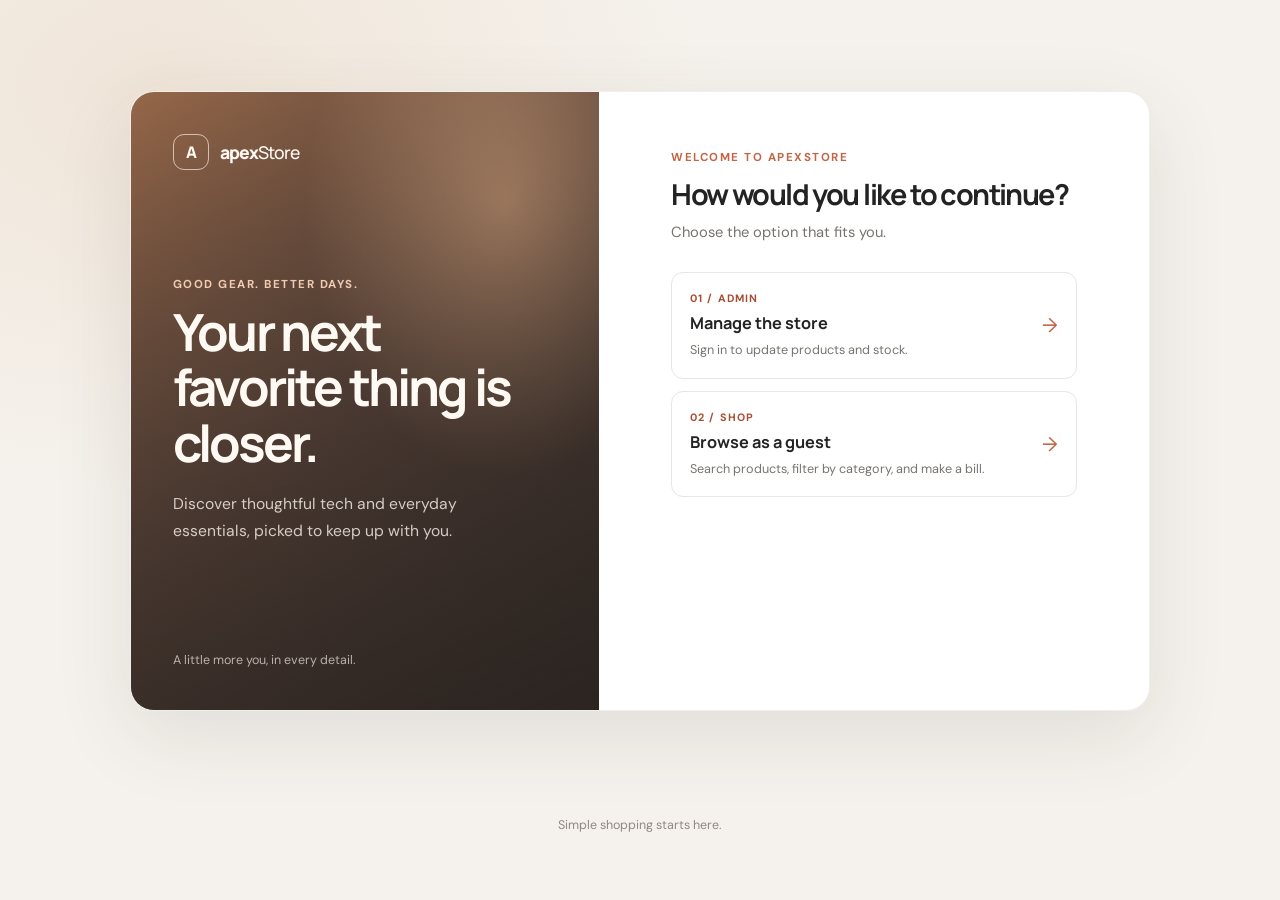
<file: index.html>
<!doctype html>
<html lang="en">
  <head>
    <meta charset="UTF-8" />
    <meta name="viewport" content="width=device-width, initial-scale=1.0" />
    <meta name="description" content="Welcome to apexStore." />
    <title>Welcome | apexStore</title>
    <link rel="stylesheet" href="stylish/styles.css" />
  </head>
  <body>
    <main class="page-shell">
      <section class="welcome-card" aria-labelledby="welcome-title">
        <div class="brand-panel">
          <a class="brand" href="index.html" aria-label="apexStore home">
            <span class="brand-mark" aria-hidden="true">A</span>
            <span>apex<span class="brand-light">Store</span></span>
          </a>

          <div class="brand-message">
            <p class="eyebrow">Good gear. Better days.</p>
            <h1 id="welcome-title">Your next favorite thing is closer.</h1>
            <p class="brand-description">
              Discover thoughtful tech and everyday essentials, picked to keep up with you.
            </p>
          </div>

          <p class="brand-footnote">A little more you, in every detail.</p>
        </div>

        <div class="access-panel">
          <div class="access-heading">
            <p class="eyebrow">Welcome to apexStore</p>
            <h2>How would you like to continue?</h2>
            <p>Choose the option that fits you.</p>
          </div>

          <div class="entry-options">
            <a class="entry-card" href="admin.html">
              <span class="entry-number">01 / ADMIN</span>
              <strong>Manage the store</strong>
              <span>Sign in to update products and stock.</span>
              <span class="entry-arrow" aria-hidden="true">→</span>
            </a>
            <a class="entry-card guest-entry" href="guest.html">
              <span class="entry-number">02 / SHOP</span>
              <strong>Browse as a guest</strong>
              <span>Search products, filter by category, and make a bill.</span>
              <span class="entry-arrow" aria-hidden="true">→</span>
            </a>
          </div>
        </div>
      </section>
      <p class="page-note">Simple shopping starts here.</p>
    </main>
  </body>
</html>
</file>
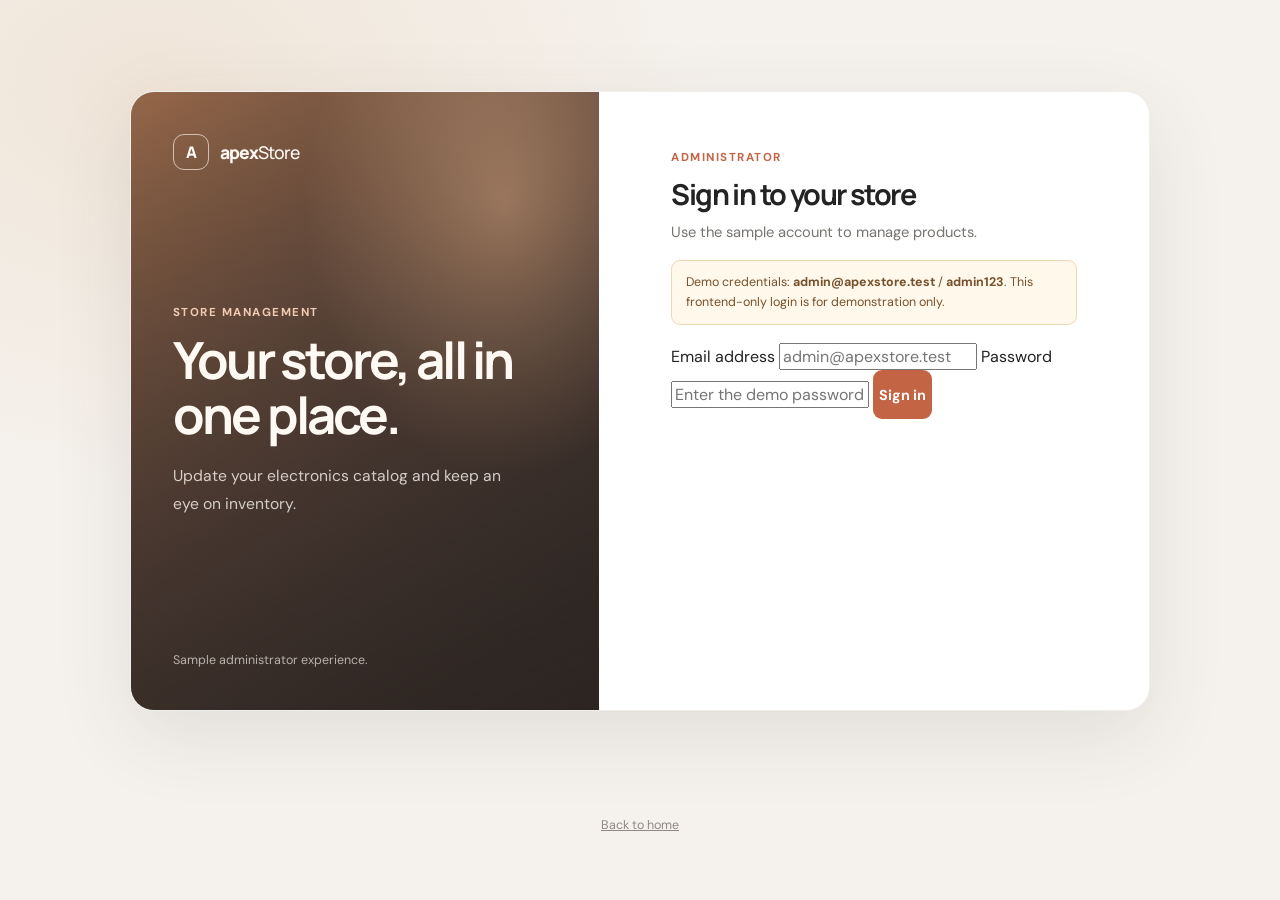
<file: admin.html>
<!doctype html>
<html lang="en">
  <head>
    <meta charset="UTF-8" />
    <meta name="viewport" content="width=device-width, initial-scale=1.0" />
    <meta name="description" content="Manage apexStore products." />
    <title>Administrator | apexStore</title>
    <link rel="stylesheet" href="stylish/styles.css" />
    <script type="module" src="javascripts/admin.js"></script>
  </head>
  <body>
    <main class="page-shell">
      <section class="welcome-card" aria-labelledby="welcome-title">
        <div class="brand-panel">
          <a class="brand" href="index.html" aria-label="apexStore home">
            <span class="brand-mark" aria-hidden="true">A</span>
            <span>apex<span class="brand-light">Store</span></span>
          </a>

          <div class="brand-message">
            <p class="eyebrow">Store management</p>
            <h1 id="welcome-title">Your store, all in one place.</h1>
            <p class="brand-description">
              Update your electronics catalog and keep an eye on inventory.
            </p>
          </div>

          <p class="brand-footnote">Sample administrator experience.</p>
        </div>

        <div class="access-panel">
          <div class="access-heading">
            <p class="eyebrow">Administrator</p>
            <h2>Sign in to your store</h2>
            <p>Use the sample account to manage products.</p>
          </div>

          <section id="adminAccessCard">
            <p class="demo-warning">
              Demo credentials: <strong>admin@apexstore.test</strong> /
              <strong>admin123</strong>. This frontend-only login is for demonstration only.
            </p>
            <form id="adminLoginForm">
              <label for="adminEmail">Email address</label>
              <input
                id="adminEmail"
                name="email"
                type="email"
                placeholder="admin@apexstore.test"
                autocomplete="username"
                required
              />

              <label for="adminPassword">Password</label>
              <input
                id="adminPassword"
                name="password"
                type="password"
                placeholder="Enter the demo password"
                autocomplete="current-password"
                required
              />

              <button class="primary-button" type="submit">Sign in</button>
              <p class="form-message" id="adminMessage" role="status" aria-live="polite"></p>
            </form>
          </section>
        </div>
      </section>
      <p class="page-note"><a href="index.html">Back to home</a></p>
    </main>

    <section class="admin-dashboard" id="adminDashboard" aria-labelledby="dashboardTitle" hidden>
      <div class="dashboard-heading">
        <div>
          <p class="eyebrow">Sample administrator</p>
          <h1 id="dashboardTitle">Product management</h1>
        </div>
        <button class="secondary-button" id="signOutButton" type="button">Sign out</button>
      </div>

      <p class="demo-warning">
        Demo only: changes are saved in this browser and are not shared with customers or other devices.
      </p>

      <nav class="dashboard-nav" aria-label="Admin pages">
        <a class="dashboard-tab is-active" href="admin.html" aria-current="page">Product management</a>
        <a class="dashboard-tab" href="bills.html">Bills review</a>
        <a class="dashboard-tab" href="statistics.html">About statistics</a>
      </nav>

      <section class="admin-panel" aria-labelledby="productManagementTitle">
        <div class="panel-heading">
          <div>
            <p class="eyebrow">Catalog</p>
            <h2 id="productManagementTitle">Product management</h2>
          </div>
          <button class="primary-button add-product-button" id="addProductButton" type="button">
            Add product
          </button>
        </div>

        <p id="productCount" class="product-count"></p>
        <p class="form-message" id="productMessage" role="status" aria-live="polite"></p>

        <div class="table-scroll">
          <table class="product-table">
            <thead>
              <tr>
                <th scope="col">ID</th>
                <th scope="col">Name</th>
                <th scope="col">Category</th>
                <th scope="col">Price</th>
                <th scope="col">Stock</th>
                <th scope="col"><span class="visually-hidden">Actions</span></th>
              </tr>
            </thead>
            <tbody id="productTableBody"></tbody>
          </table>
        </div>

        <form class="product-form" id="productForm" hidden>
          <div class="form-heading">
            <h2 id="productFormTitle">Add product</h2>
            <button class="icon-button" id="cancelProductButton" type="button" aria-label="Close product form">
              ×
            </button>
          </div>
          <input id="productId" name="id" type="hidden" />

          <label for="productName">Name</label>
          <input id="productName" name="name" type="text" maxlength="80" required />

          <label for="productCategory">Category</label>
          <input id="productCategory" name="category" type="text" maxlength="40" required />

          <div class="form-fields-row">
            <div>
              <label for="productPrice">Price ($)</label>
              <input id="productPrice" name="price" type="number" min="0" step="0.01" required />
            </div>
            <div>
              <label for="productStock">Stock</label>
              <input id="productStock" name="stock" type="number" min="0" step="1" required />
            </div>
          </div>

          <div class="product-form-actions">
            <button class="secondary-button" id="discardProductButton" type="button">Cancel</button>
            <button class="primary-button" id="saveProductButton" type="submit">Save product</button>
          </div>
        </form>
      </section>

    </section>
  </body>
</html>
</file>
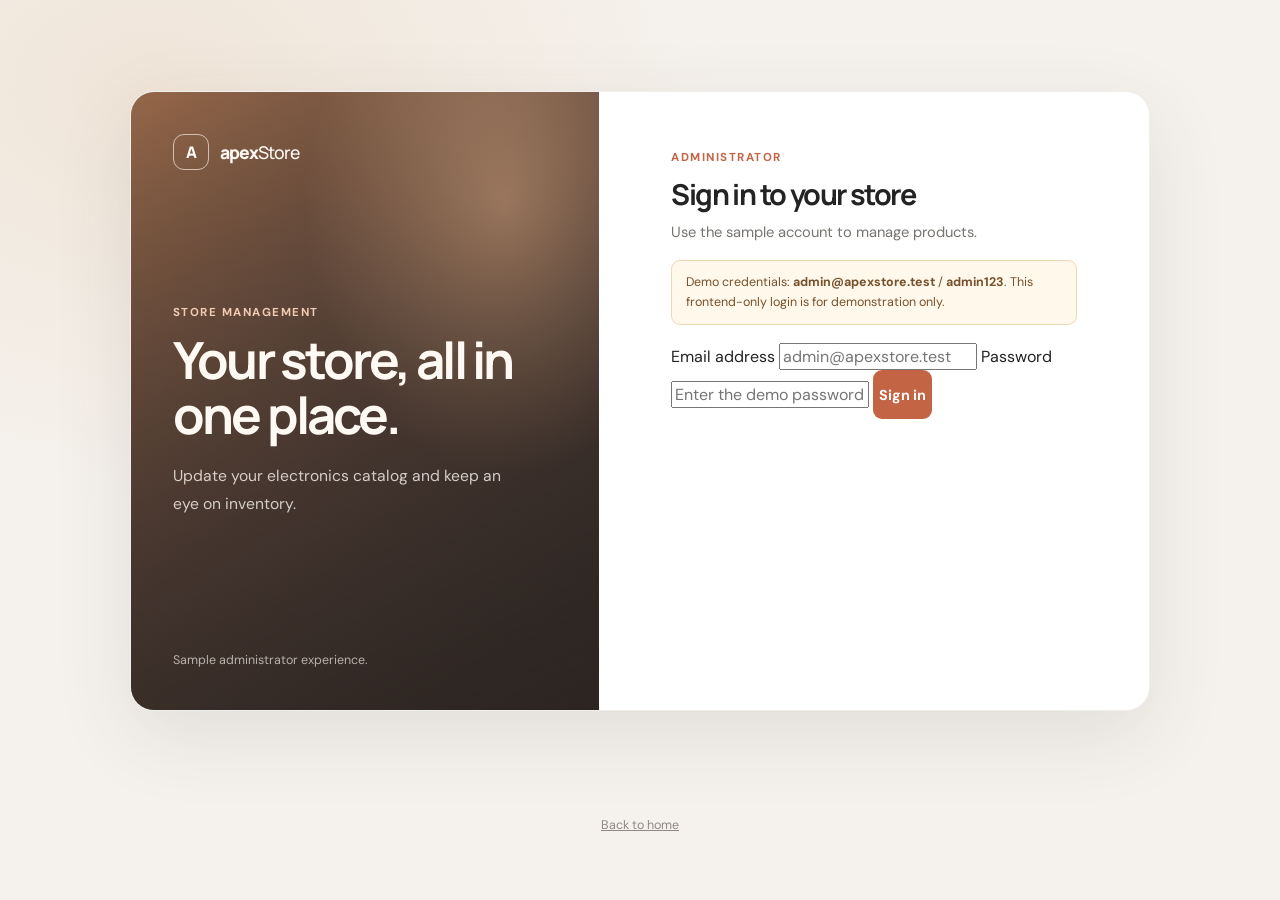
<file: bills.html>
<!doctype html>
<html lang="en">
  <head>
    <meta charset="UTF-8" />
    <meta name="viewport" content="width=device-width, initial-scale=1.0" />
    <meta name="description" content="Review bills submitted to apexStore." />
    <title>Bills review | apexStore</title>
    <link rel="stylesheet" href="stylish/styles.css" />
    <script type="module" src="javascripts/bills.js"></script>
  </head>
  <body>
    <main class="admin-dashboard admin-standalone" id="billReviewPage" hidden>
      <header class="dashboard-heading">
        <div>
          <p class="eyebrow">Sample administrator</p>
          <h1>Bills review</h1>
        </div>
        <button class="secondary-button" id="signOutButton" type="button">Sign out</button>
      </header>

      <p class="demo-warning">
        Bills are saved in this browser only. They do not represent paid or completed orders.
      </p>

      <nav class="dashboard-nav" aria-label="Admin pages">
        <a class="dashboard-tab" href="admin.html">Product management</a>
        <a class="dashboard-tab is-active" href="bills.html" aria-current="page">Bills review</a>
        <a class="dashboard-tab" href="statistics.html">About statistics</a>
      </nav>

      <section class="admin-panel" aria-labelledby="billReviewTitle">
        <div class="panel-heading">
          <div>
            <p class="eyebrow">Customer activity</p>
            <h2 id="billReviewTitle">Submitted bills</h2>
          </div>
          <span class="product-count" id="billCount"></span>
        </div>
        <p class="form-message" id="billReviewMessage" role="status" aria-live="polite"></p>
        <div class="bill-review-list" id="billReviewList" aria-live="polite"></div>
      </section>
    </main>
  </body>
</html>
</file>
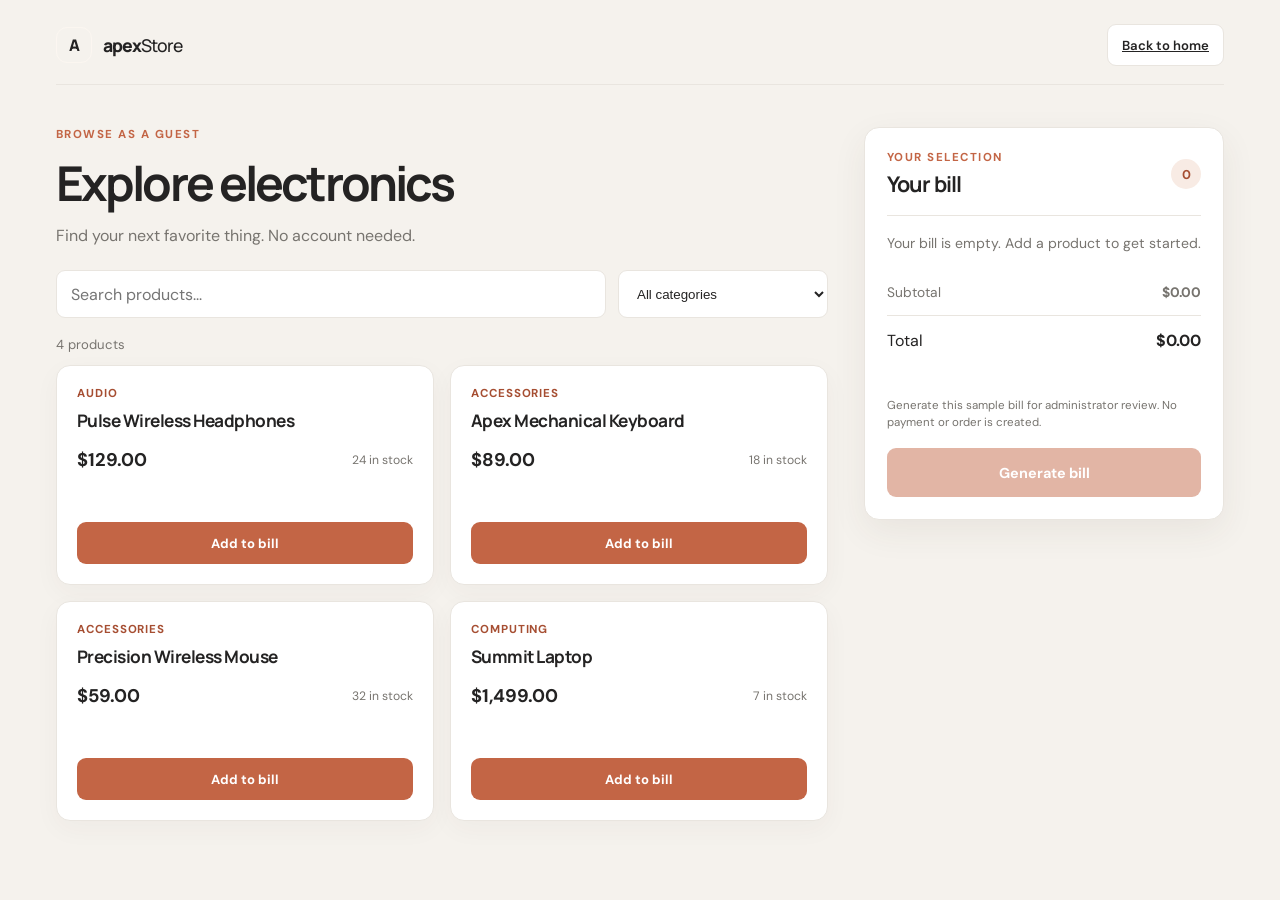
<file: guest.html>
<!doctype html>
<html lang="en">
  <head>
    <meta charset="UTF-8" />
    <meta name="viewport" content="width=device-width, initial-scale=1.0" />
    <meta name="description" content="Browse apexStore products and create a sample bill." />
    <title>Shop as a guest | apexStore</title>
    <link rel="stylesheet" href="stylish/styles.css" />
    <script type="module" src="javascripts/guest.js"></script>
  </head>
  <body>
    <main class="guest-store">
      <header class="store-header">
        <a class="brand store-brand" href="index.html" aria-label="apexStore home">
          <span class="brand-mark" aria-hidden="true">A</span>
          <span>apex<span class="brand-light">Store</span></span>
        </a>
        <a class="secondary-button" href="index.html">Back to home</a>
      </header>

      <div class="store-layout">
        <section class="catalog-area" aria-labelledby="storeTitle">
          <p class="eyebrow">Browse as a guest</p>
          <h1 id="storeTitle">Explore electronics</h1>
          <p class="store-description">
            Find your next favorite thing. No account needed.
          </p>

          <div class="store-tools">
            <label class="store-search">
              <span class="visually-hidden">Search products</span>
              <input id="productSearch" type="search" placeholder="Search products..." />
            </label>
            <label class="store-category">
              <span class="visually-hidden">Filter by category</span>
              <select id="categoryFilter">
                <option value="all">All categories</option>
              </select>
            </label>
          </div>

          <p class="store-result-count" id="storeResultCount" aria-live="polite"></p>
          <div class="guest-product-grid" id="guestProductGrid" aria-live="polite"></div>
        </section>

        <aside class="bill-panel" aria-labelledby="billTitle">
          <div class="bill-heading">
            <div>
              <p class="eyebrow">Your selection</p>
              <h2 id="billTitle">Your bill</h2>
            </div>
            <span class="bill-item-count" id="billItemCount">0</span>
          </div>

          <div class="bill-items" id="billItems" aria-live="polite"></div>

          <div class="bill-total-row">
            <span>Subtotal</span>
            <strong id="billSubtotal">$0.00</strong>
          </div>
          <div class="bill-total-row bill-grand-total">
            <span>Total</span>
            <strong id="billTotal">$0.00</strong>
          </div>

          <p class="form-message" id="billMessage" role="status" aria-live="polite"></p>
          <p class="bill-disclaimer">
            Generate this sample bill for administrator review. No payment or order is created.
          </p>
          <div class="bill-actions">
            <button class="primary-button" id="generateBillButton" type="button" disabled>
              Generate bill
            </button>
          </div>
        </aside>
      </div>
    </main>
  </body>
</html>
</file>
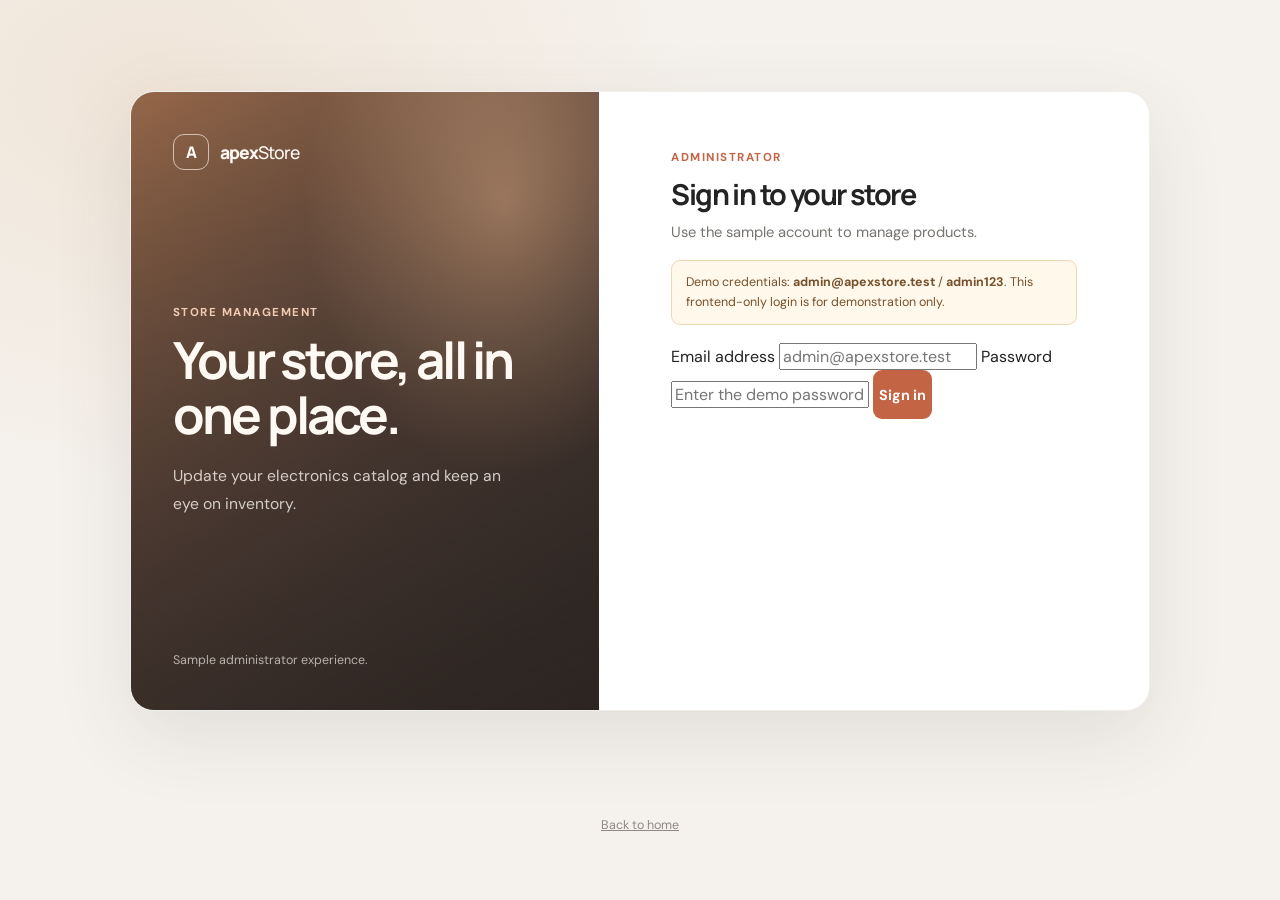
<file: statistics.html>
<!doctype html>
<html lang="en">
  <head>
    <meta charset="UTF-8" />
    <meta name="viewport" content="width=device-width, initial-scale=1.0" />
    <meta name="description" content="View apexStore product and bill statistics." />
    <title>About statistics | apexStore</title>
    <link rel="stylesheet" href="stylish/styles.css" />
    <script type="module" src="javascripts/statistics.js"></script>
  </head>
  <body>
    <main class="admin-dashboard admin-standalone" id="statisticsPage" hidden>
      <header class="dashboard-heading">
        <div>
          <p class="eyebrow">Sample administrator</p>
          <h1>About statistics</h1>
        </div>
        <button class="secondary-button" id="signOutButton" type="button">Sign out</button>
      </header>

      <p class="demo-warning">
        Inventory value is current product price multiplied by stock. Bill totals are submitted samples, not sales.
      </p>

      <nav class="dashboard-nav" aria-label="Admin pages">
        <a class="dashboard-tab" href="admin.html">Product management</a>
        <a class="dashboard-tab" href="bills.html">Bills review</a>
        <a class="dashboard-tab is-active" href="statistics.html" aria-current="page">About statistics</a>
      </nav>

      <p class="form-message" id="statisticsMessage" role="status" aria-live="polite"></p>

      <section class="admin-overview statistics-overview" aria-label="Store statistics">
        <article class="overview-card">
          <span class="overview-label">Products</span>
          <strong id="statisticsProductCount">—</strong>
          <span class="overview-detail">in your catalog</span>
        </article>
        <article class="overview-card">
          <span class="overview-label">Units in stock</span>
          <strong id="statisticsStockCount">—</strong>
          <span class="overview-detail">across all products</span>
        </article>
        <article class="overview-card">
          <span class="overview-label">Inventory value</span>
          <strong id="statisticsInventoryValue">—</strong>
          <span class="overview-detail">price × current stock</span>
        </article>
        <article class="overview-card">
          <span class="overview-label">Bills submitted</span>
          <strong id="statisticsBillCount">—</strong>
          <span class="overview-detail">saved for review</span>
        </article>
        <article class="overview-card">
          <span class="overview-label">Submitted bill total</span>
          <strong id="statisticsBillValue">—</strong>
          <span class="overview-detail">sample bills only</span>
        </article>
        <article class="overview-card">
          <span class="overview-label">Needs review</span>
          <strong id="statisticsPendingCount">—</strong>
          <span class="overview-detail">submitted bills</span>
        </article>
      </section>
    </main>
  </body>
</html>
</file>
<file: stylish/styles.css>
@import url('https://fonts.googleapis.com/css2?family=DM+Sans:wght@400;500;600;700&family=Manrope:wght@400;500;600;700;800&display=swap');

:root {
  color-scheme: light;
  font-family: 'DM Sans', sans-serif;
  color: #242323;
  background: #f5f2ed;
  font-synthesis: none;
  text-rendering: optimizeLegibility;
  -webkit-font-smoothing: antialiased;
  --ink: #242323;
  --muted: #77746f;
  --accent: #c36545;
  --accent-dark: #a64e32;
  --line: #e9e5df;
}

* {
  box-sizing: border-box;
}

body {
  min-width: 320px;
  min-height: 100vh;
  margin: 0;
  background:
    radial-gradient(ellipse at 12% 10%, rgba(234, 213, 192, 0.46), transparent 36%),
    #f5f2ed;
}

button,
input {
  font: inherit;
}

button:focus-visible,
a:focus-visible,
input:focus-visible {
  outline: 3px solid rgba(195, 101, 69, 0.38);
  outline-offset: 3px;
}

.page-shell {
  display: grid;
  min-height: 100vh;
  place-items: center;
  padding: 48px 24px 24px;
}

.welcome-card {
  display: grid;
  width: min(100%, 1020px);
  min-height: 620px;
  grid-template-columns: 0.92fr 1.08fr;
  overflow: hidden;
  border: 1px solid rgba(66, 51, 42, 0.08);
  border-radius: 24px;
  background: #fff;
  box-shadow: 0 24px 80px rgba(67, 55, 42, 0.11);
}

.brand-panel {
  display: flex;
  flex-direction: column;
  justify-content: space-between;
  padding: 42px;
  color: #fff9f3;
  background:
    linear-gradient(160deg, rgba(42, 34, 30, 0.15), rgba(42, 34, 30, 0.82)),
    radial-gradient(ellipse at 80% 18%, #d7a47e 0, transparent 38%),
    linear-gradient(140deg, #a87350 0%, #654d42 50%, #332f2d 100%);
}

.brand {
  display: inline-flex;
  width: fit-content;
  align-items: center;
  gap: 11px;
  color: inherit;
  font-family: Manrope, sans-serif;
  font-size: 1.1rem;
  font-weight: 800;
  letter-spacing: -0.06em;
  text-decoration: none;
}

.brand-light {
  font-weight: 500;
}

.brand-mark {
  display: grid;
  width: 36px;
  height: 36px;
  place-items: center;
  border: 1px solid rgba(255, 249, 243, 0.64);
  border-radius: 11px;
  font-size: 1rem;
}

.brand-message {
  max-width: 380px;
  margin: 52px 0;
}

.eyebrow {
  margin: 0 0 12px;
  color: var(--accent);
  font-size: 0.72rem;
  font-weight: 700;
  letter-spacing: 0.13em;
  text-transform: uppercase;
}

.brand-panel .eyebrow {
  color: #f1cbb2;
}

.brand-message h1,
.access-heading h2 {
  margin: 0;
  font-family: Manrope, sans-serif;
  font-weight: 700;
  letter-spacing: -0.055em;
}

.brand-message h1 {
  max-width: 380px;
  font-size: clamp(2.4rem, 4vw, 3.4rem);
  line-height: 1.08;
}

.brand-description {
  max-width: 335px;
  margin: 20px 0 0;
  color: rgba(255, 249, 243, 0.78);
  font-size: 0.98rem;
  line-height: 1.75;
}

.brand-footnote,
.page-note {
  margin: 0;
  font-size: 0.78rem;
}

.brand-footnote {
  color: rgba(255, 249, 243, 0.65);
}

.access-panel {
  padding: 58px clamp(32px, 6vw, 72px);
}

.access-heading h2 {
  max-width: 400px;
  font-size: 1.8rem;
  line-height: 1.2;
}

.access-heading > p:last-child {
  margin: 10px 0 0;
  color: var(--muted);
  font-size: 0.92rem;
}

.entry-options {
  display: grid;
  gap: 12px;
  margin-top: 30px;
}

.entry-card {
  position: relative;
  display: grid;
  gap: 7px;
  padding: 18px 48px 18px 18px;
  border: 1px solid var(--line);
  border-radius: 12px;
  color: var(--ink);
  background: #fff;
  text-decoration: none;
  transition: border-color 150ms ease, transform 150ms ease, box-shadow 150ms ease;
}

.entry-card:hover {
  transform: translateY(-2px);
  border-color: rgba(195, 101, 69, 0.48);
  box-shadow: 0 10px 24px rgba(67, 55, 42, 0.08);
}

.entry-number {
  color: var(--accent-dark);
  font-size: 0.67rem;
  font-weight: 700;
  letter-spacing: 0.1em;
}

.entry-card strong {
  font-family: Manrope, sans-serif;
  font-size: 1.02rem;
}

.entry-card > span:nth-last-child(2) {
  color: var(--muted);
  font-size: 0.79rem;
  line-height: 1.5;
}

.entry-arrow {
  position: absolute;
  top: 50%;
  right: 18px;
  color: var(--accent);
  font-size: 1.25rem;
  transform: translateY(-50%);
}

.role-switch {
  display: grid;
  grid-template-columns: 1fr 1fr;
  gap: 4px;
  margin: 30px 0 28px;
  padding: 4px;
  border-radius: 12px;
  background: #f4f1ed;
}

.role-tab {
  min-height: 42px;
  border: 0;
  border-radius: 9px;
  color: #79756f;
  background: transparent;
  cursor: pointer;
  font-size: 0.85rem;
  font-weight: 600;
  transition: color 160ms ease, background 160ms ease, box-shadow 160ms ease;
}

.role-tab.is-active {
  color: var(--ink);
  background: white;
  box-shadow: 0 2px 8px rgba(44, 37, 29, 0.08);
}

.role-panel h3 {
  margin: 0;
  font-family: Manrope, sans-serif;
  font-size: 1.15rem;
  letter-spacing: -0.03em;
}

.panel-description {
  margin: 8px 0 24px;
  color: var(--muted);
  font-size: 0.88rem;
  line-height: 1.65;
}

.role-panel form {
  display: grid;
}

.role-panel label {
  margin-bottom: 8px;
  font-size: 0.8rem;
  font-weight: 600;
}

.role-panel input {
  width: 100%;
  height: 48px;
  margin-bottom: 19px;
  padding: 0 14px;
  border: 1px solid var(--line);
  border-radius: 9px;
  color: var(--ink);
  background: #fff;
  font-size: 0.87rem;
  transition: border-color 160ms ease, box-shadow 160ms ease;
}

.role-panel input::placeholder {
  color: #aaa59e;
}

.role-panel input:focus {
  border-color: var(--accent);
  outline: none;
  box-shadow: 0 0 0 3px rgba(195, 101, 69, 0.12);
}

.password-label {
  display: flex;
  align-items: center;
  justify-content: space-between;
}

.password-label label {
  margin-bottom: 8px;
}

.primary-button {
  display: inline-flex;
  min-height: 49px;
  align-items: center;
  justify-content: center;
  border: 0;
  border-radius: 9px;
  color: #fff;
  background: var(--accent);
  cursor: pointer;
  font-size: 0.9rem;
  font-weight: 700;
  transition: background 150ms ease, transform 150ms ease;
}

.primary-button:hover {
  background: var(--accent-dark);
}

.primary-button:active {
  transform: translateY(1px);
}

.security-note {
  margin: 18px 0 0;
  color: #8e8982;
  font-size: 0.74rem;
  line-height: 1.6;
}

.demo-warning {
  margin: 18px 0;
  padding: 12px 14px;
  border: 1px solid #f0d7b5;
  border-radius: 9px;
  color: #76512d;
  background: #fff8eb;
  font-size: 0.78rem;
  line-height: 1.6;
}

.secondary-button {
  display: inline-flex;
  min-height: 42px;
  align-items: center;
  justify-content: center;
  padding: 0 14px;
  border: 1px solid var(--line);
  border-radius: 9px;
  color: var(--ink);
  background: #fff;
  cursor: pointer;
  font-size: 0.82rem;
  font-weight: 600;
}

.admin-dashboard {
  position: fixed;
  z-index: 20;
  inset: 0;
  overflow: auto;
  padding: clamp(20px, 5vw, 56px);
  background: #f5f2ed;
}

.admin-dashboard > * {
  width: min(100%, 1080px);
  margin-right: auto;
  margin-left: auto;
}

.dashboard-heading {
  display: flex;
  align-items: center;
  justify-content: space-between;
  gap: 16px;
}

.dashboard-heading {
  margin-bottom: 20px;
}

.dashboard-heading .eyebrow {
  margin-bottom: 5px;
}

.dashboard-heading h1,
.dashboard-heading h3 {
  margin: 0;
  font-family: Manrope, sans-serif;
  font-size: clamp(1.7rem, 3vw, 2.2rem);
  letter-spacing: -0.05em;
}

.admin-dashboard .demo-warning {
  margin: 0 auto 24px;
}

.admin-overview {
  display: grid;
  grid-template-columns: repeat(4, minmax(0, 1fr));
  gap: 14px;
  margin-bottom: 22px;
}

.overview-card {
  display: grid;
  min-height: 132px;
  align-content: start;
  gap: 8px;
  padding: 18px;
  border: 1px solid var(--line);
  border-radius: 13px;
  background: #fff;
}

.overview-label,
.overview-detail {
  color: var(--muted);
  font-size: 0.78rem;
}

.overview-card strong {
  font-family: Manrope, sans-serif;
  font-size: clamp(1.35rem, 3vw, 1.8rem);
  letter-spacing: -0.05em;
  overflow-wrap: anywhere;
}

.dashboard-nav {
  display: flex;
  flex-wrap: wrap;
  gap: 10px;
  margin-bottom: 22px;
}

.dashboard-tab {
  display: inline-flex;
  min-height: 42px;
  align-items: center;
  justify-content: center;
  padding: 10px 14px;
  border: 1px solid var(--line);
  border-radius: 999px;
  color: var(--accent-dark);
  background: #fff;
  cursor: pointer;
  font-size: 0.82rem;
  font-weight: 700;
  text-decoration: none;
}

.dashboard-tab:hover,
.dashboard-tab.is-active {
  border-color: rgba(195, 101, 69, 0.48);
  color: #fff;
  background: var(--accent);
}

.admin-panel {
  margin-bottom: 24px;
  padding: clamp(16px, 3vw, 24px);
  border: 1px solid var(--line);
  border-radius: 16px;
  background: #fff;
  box-shadow: 0 8px 26px rgba(67, 55, 42, 0.04);
  scroll-margin-top: 20px;
}

.panel-heading {
  display: flex;
  align-items: center;
  justify-content: space-between;
  gap: 16px;
  margin-bottom: 12px;
}

.panel-heading .eyebrow {
  margin-bottom: 5px;
}

.panel-heading h2 {
  margin: 0;
  font-family: Manrope, sans-serif;
  font-size: clamp(1.25rem, 2.5vw, 1.65rem);
  letter-spacing: -0.045em;
}

.product-count {
  color: var(--muted);
  font-size: 0.86rem;
  font-weight: 600;
}

.admin-panel > .product-count {
  margin: 0 0 8px;
}

.add-product-button {
  padding: 0 16px;
}

.table-scroll {
  overflow-x: auto;
  border: 1px solid var(--line);
  border-radius: 12px;
  background: #fff;
}

.product-table {
  width: 100%;
  min-width: 680px;
  border-collapse: collapse;
  text-align: left;
}

.product-table th,
.product-table td {
  padding: 14px 16px;
  border-bottom: 1px solid var(--line);
  font-size: 0.86rem;
}

.product-table th {
  color: #77746f;
  background: #faf9f7;
  font-size: 0.73rem;
  font-weight: 700;
  letter-spacing: 0.04em;
  text-transform: uppercase;
}

.product-table tbody tr:last-child td {
  border-bottom: 0;
}

.product-table td:first-child {
  color: var(--muted);
  font-variant-numeric: tabular-nums;
}

.table-actions {
  white-space: nowrap;
}

.table-action {
  padding: 5px 7px;
  border: 0;
  color: var(--accent-dark);
  background: transparent;
  cursor: pointer;
  font-size: 0.8rem;
  font-weight: 700;
}

.table-action:hover {
  text-decoration: underline;
}

.delete-action {
  color: #a53d34;
}

.product-form {
  display: grid;
  width: min(100%, 560px);
  gap: 10px;
  margin-top: 24px;
  padding: 22px;
  border: 1px solid var(--line);
  border-radius: 14px;
  background: #fff;
  box-shadow: 0 12px 35px rgba(67, 55, 42, 0.08);
}

.form-heading {
  display: flex;
  align-items: center;
  justify-content: space-between;
  margin-bottom: 4px;
}

.form-heading h2,
.form-heading h4 {
  margin: 0;
  font-family: Manrope, sans-serif;
  font-size: 1.1rem;
}

.icon-button {
  width: 34px;
  height: 34px;
  border: 0;
  border-radius: 8px;
  color: var(--muted);
  background: #f4f1ed;
  cursor: pointer;
  font-size: 1.3rem;
}

.product-form label {
  margin: 2px 0 0;
  font-size: 0.78rem;
  font-weight: 600;
}

.product-form input:not([type='hidden']) {
  width: 100%;
  min-height: 43px;
  padding: 0 11px;
  border: 1px solid var(--line);
  border-radius: 8px;
  color: var(--ink);
  background: #fff;
}

.product-form input:focus {
  border-color: var(--accent);
  outline: 3px solid rgba(195, 101, 69, 0.12);
}

.form-fields-row {
  display: grid;
  grid-template-columns: 1fr 1fr;
  gap: 14px;
}

.form-fields-row > div {
  display: grid;
  gap: 10px;
}

.product-form-actions {
  display: flex;
  justify-content: end;
  gap: 10px;
  margin-top: 8px;
}

.product-form-actions .primary-button {
  padding: 0 16px;
}

.visually-hidden {
  position: absolute;
  width: 1px;
  height: 1px;
  overflow: hidden;
  clip: rect(0, 0, 0, 0);
  white-space: nowrap;
  clip-path: inset(50%);
}

.guest-store {
  position: fixed;
  z-index: 20;
  inset: 0;
  overflow: auto;
  padding: 24px clamp(18px, 5vw, 56px) 48px;
  background: #f5f2ed;
}

.store-header {
  display: flex;
  width: min(100%, 1280px);
  align-items: center;
  justify-content: space-between;
  margin: 0 auto 42px;
  padding-bottom: 18px;
  border-bottom: 1px solid var(--line);
}

.store-brand {
  color: var(--ink);
}

.store-layout {
  display: grid;
  width: min(100%, 1280px);
  grid-template-columns: minmax(0, 1fr) 360px;
  align-items: start;
  gap: 36px;
  margin: 0 auto;
}

.catalog-area > .eyebrow {
  margin-bottom: 8px;
}

.catalog-area > h1 {
  margin: 0;
  font-family: Manrope, sans-serif;
  font-size: clamp(2rem, 4vw, 3rem);
  letter-spacing: -0.06em;
}

.store-description {
  margin: 10px 0 24px;
  color: var(--muted);
}

.store-tools {
  display: grid;
  grid-template-columns: minmax(0, 1fr) 210px;
  gap: 12px;
}

.store-tools input,
.store-tools select {
  width: 100%;
  min-height: 48px;
  padding: 0 14px;
  border: 1px solid var(--line);
  border-radius: 9px;
  color: var(--ink);
  background: #fff;
}

.store-tools input:focus,
.store-tools select:focus {
  border-color: var(--accent);
  outline: 3px solid rgba(195, 101, 69, 0.12);
}

.store-result-count {
  margin: 18px 0 12px;
  color: var(--muted);
  font-size: 0.82rem;
}

.guest-product-grid {
  display: grid;
  grid-template-columns: repeat(2, minmax(0, 1fr));
  gap: 16px;
}

.guest-product-card {
  display: flex;
  min-height: 220px;
  flex-direction: column;
  align-items: flex-start;
  padding: 20px;
  border: 1px solid var(--line);
  border-radius: 14px;
  background: #fff;
  box-shadow: 0 8px 26px rgba(67, 55, 42, 0.04);
}

.guest-product-category {
  margin: 0 0 8px;
  color: var(--accent-dark);
  font-size: 0.72rem;
  font-weight: 700;
  letter-spacing: 0.08em;
  text-transform: uppercase;
}

.guest-product-card h2 {
  margin: 0;
  font-family: Manrope, sans-serif;
  font-size: 1.08rem;
  letter-spacing: -0.03em;
}

.guest-product-details {
  display: flex;
  width: 100%;
  align-items: center;
  justify-content: space-between;
  gap: 8px;
  margin: 16px 0;
}

.guest-product-details strong {
  font-size: 1.15rem;
}

.guest-product-details span {
  color: var(--muted);
  font-size: 0.76rem;
}

.guest-product-card .primary-button {
  width: 100%;
  min-height: 42px;
  margin-top: auto;
  font-size: 0.82rem;
}

.primary-button:disabled,
.bill-quantity-controls button:disabled {
  opacity: 0.48;
  cursor: not-allowed;
}

.store-empty-state,
.bill-empty-state {
  margin: 0;
  color: var(--muted);
  font-size: 0.88rem;
  line-height: 1.6;
}

.store-empty-state {
  grid-column: 1 / -1;
  padding: 24px;
  border: 1px dashed var(--line);
  border-radius: 12px;
  text-align: center;
}

.bill-panel {
  position: sticky;
  top: 16px;
  padding: 22px;
  border: 1px solid var(--line);
  border-radius: 15px;
  background: #fff;
  box-shadow: 0 12px 35px rgba(67, 55, 42, 0.07);
}

.bill-heading {
  display: flex;
  align-items: center;
  justify-content: space-between;
  gap: 12px;
  padding-bottom: 17px;
  border-bottom: 1px solid var(--line);
}

.bill-heading .eyebrow {
  margin-bottom: 4px;
}

.bill-heading h2 {
  margin: 0;
  font-family: Manrope, sans-serif;
  font-size: 1.35rem;
  letter-spacing: -0.04em;
}

.bill-item-count {
  display: grid;
  min-width: 30px;
  height: 30px;
  place-items: center;
  padding: 0 6px;
  border-radius: 999px;
  color: var(--accent-dark);
  background: #f8ebe4;
  font-size: 0.8rem;
  font-weight: 700;
}

.bill-items {
  display: grid;
  gap: 15px;
  max-height: 40vh;
  overflow-y: auto;
  padding: 16px 0;
}

.bill-item {
  display: grid;
  gap: 10px;
  padding-bottom: 14px;
  border-bottom: 1px solid var(--line);
}

.bill-item-heading,
.bill-item-footer {
  display: flex;
  align-items: center;
  justify-content: space-between;
  gap: 10px;
}

.bill-item-heading strong {
  font-size: 0.84rem;
}

.bill-item-heading span {
  flex-shrink: 0;
  color: var(--muted);
  font-size: 0.72rem;
}

.bill-item-footer > strong {
  font-size: 0.85rem;
}

.bill-quantity-controls {
  display: inline-flex;
  align-items: center;
  gap: 10px;
}

.bill-quantity-controls button {
  width: 28px;
  height: 28px;
  border: 1px solid var(--line);
  border-radius: 7px;
  color: var(--ink);
  background: #fff;
  cursor: pointer;
}

.bill-quantity-controls span {
  min-width: 12px;
  text-align: center;
  font-size: 0.82rem;
  font-weight: 600;
}

.bill-total-row {
  display: flex;
  align-items: center;
  justify-content: space-between;
  margin-top: 12px;
  color: var(--muted);
  font-size: 0.86rem;
}

.bill-grand-total {
  margin-top: 14px;
  padding-top: 14px;
  border-top: 1px solid var(--line);
  color: var(--ink);
  font-size: 1rem;
}

.bill-disclaimer {
  margin: 16px 0;
  color: var(--muted);
  font-size: 0.72rem;
  line-height: 1.55;
}

.bill-actions {
  display: grid;
  gap: 9px;
}

.bill-review-list {
  display: grid;
  gap: 12px;
}

.bill-review-empty {
  margin: 0;
  padding: 22px;
  border: 1px dashed var(--line);
  border-radius: 11px;
  color: var(--muted);
  font-size: 0.88rem;
  text-align: center;
}

.bill-review-card {
  padding: 16px;
  border: 1px solid var(--line);
  border-radius: 11px;
  background: #fff;
}

.bill-review-heading,
.bill-review-footer {
  display: flex;
  align-items: center;
  justify-content: space-between;
  gap: 12px;
}

.bill-review-heading h3 {
  margin: 0;
  font-family: Manrope, sans-serif;
  font-size: 1rem;
}

.bill-review-heading p {
  margin: 4px 0 0;
  color: var(--muted);
  font-size: 0.76rem;
}

.bill-status {
  padding: 6px 9px;
  border-radius: 999px;
  color: #76512d;
  background: #fff4df;
  font-size: 0.72rem;
  font-weight: 700;
  white-space: nowrap;
}

.bill-status.is-reviewed {
  color: #37614a;
  background: #e8f4ec;
}

.bill-review-items {
  display: grid;
  gap: 7px;
  margin: 14px 0;
  padding-left: 20px;
  color: var(--muted);
  font-size: 0.82rem;
}

.bill-review-footer {
  padding-top: 12px;
  border-top: 1px solid var(--line);
}

.bill-review-footer strong {
  font-size: 0.9rem;
}

.form-message {
  min-height: 20px;
  margin: 10px 0 0;
  color: var(--accent-dark);
  font-size: 0.79rem;
  line-height: 1.5;
}

.guest-icon {
  display: grid;
  width: 44px;
  height: 44px;
  margin-bottom: 18px;
  place-items: center;
  border-radius: 14px;
  color: var(--accent-dark);
  background: #f8ebe4;
  font-size: 1.15rem;
}

#customerPanel .primary-button {
  width: 100%;
}

.page-note {
  margin-top: 20px;
  color: #8f8981;
}

.page-note a {
  color: inherit;
}

[hidden] {
  display: none !important;
}

@media (max-width: 720px) {
  .page-shell {
    padding: 20px 14px;
  }

  .welcome-card {
    max-width: 500px;
    grid-template-columns: 1fr;
  }

  .brand-panel {
    min-height: 260px;
    padding: 28px;
  }

  .brand-message {
    margin: 38px 0 10px;
  }

  .brand-message h1 {
    max-width: 420px;
    font-size: 2.2rem;
  }

  .brand-description,
  .brand-footnote {
    display: none;
  }

  .access-panel {
    padding: 34px 28px 38px;
  }

  .admin-dashboard {
    padding: 20px 14px;
  }

  .admin-overview {
    grid-template-columns: repeat(2, minmax(0, 1fr));
    gap: 9px;
  }

  .overview-card {
    min-height: 116px;
    padding: 14px;
  }

  .guest-store {
    padding: 18px 14px 28px;
  }

  .store-header {
    margin-bottom: 26px;
  }

  .store-layout {
    grid-template-columns: 1fr;
    gap: 24px;
  }

  .bill-panel {
    position: static;
  }
}

@media (max-width: 380px) {
  .access-panel {
    padding-right: 20px;
    padding-left: 20px;
  }

  .brand-panel {
    padding: 24px 20px;
  }

  .product-form {
    padding: 16px;
  }

  .store-tools,
  .guest-product-grid {
    grid-template-columns: 1fr;
  }

  .bill-review-heading,
  .bill-review-footer {
    align-items: flex-start;
  }

  .bill-review-footer {
    flex-direction: column;
  }
}

@media print {
  @page {
    margin: 16mm;
  }

  body * {
    visibility: hidden;
  }

  #guestStore:not([hidden]),
  #guestStore:not([hidden]) * {
    visibility: visible;
  }

  #guestStore:not([hidden]) {
    position: absolute;
    inset: auto;
    overflow: visible;
    padding: 0;
    background: #fff;
  }

  .store-header,
  .catalog-area,
  .bill-quantity-controls {
    display: none !important;
  }

  .store-layout {
    display: block;
    width: 100%;
    margin: 0;
  }

  .bill-panel {
    position: static;
    width: 100%;
    padding: 0;
    border: 0;
    box-shadow: none;
  }

  .bill-items {
    max-height: none;
    overflow: visible;
  }
}
</file>
